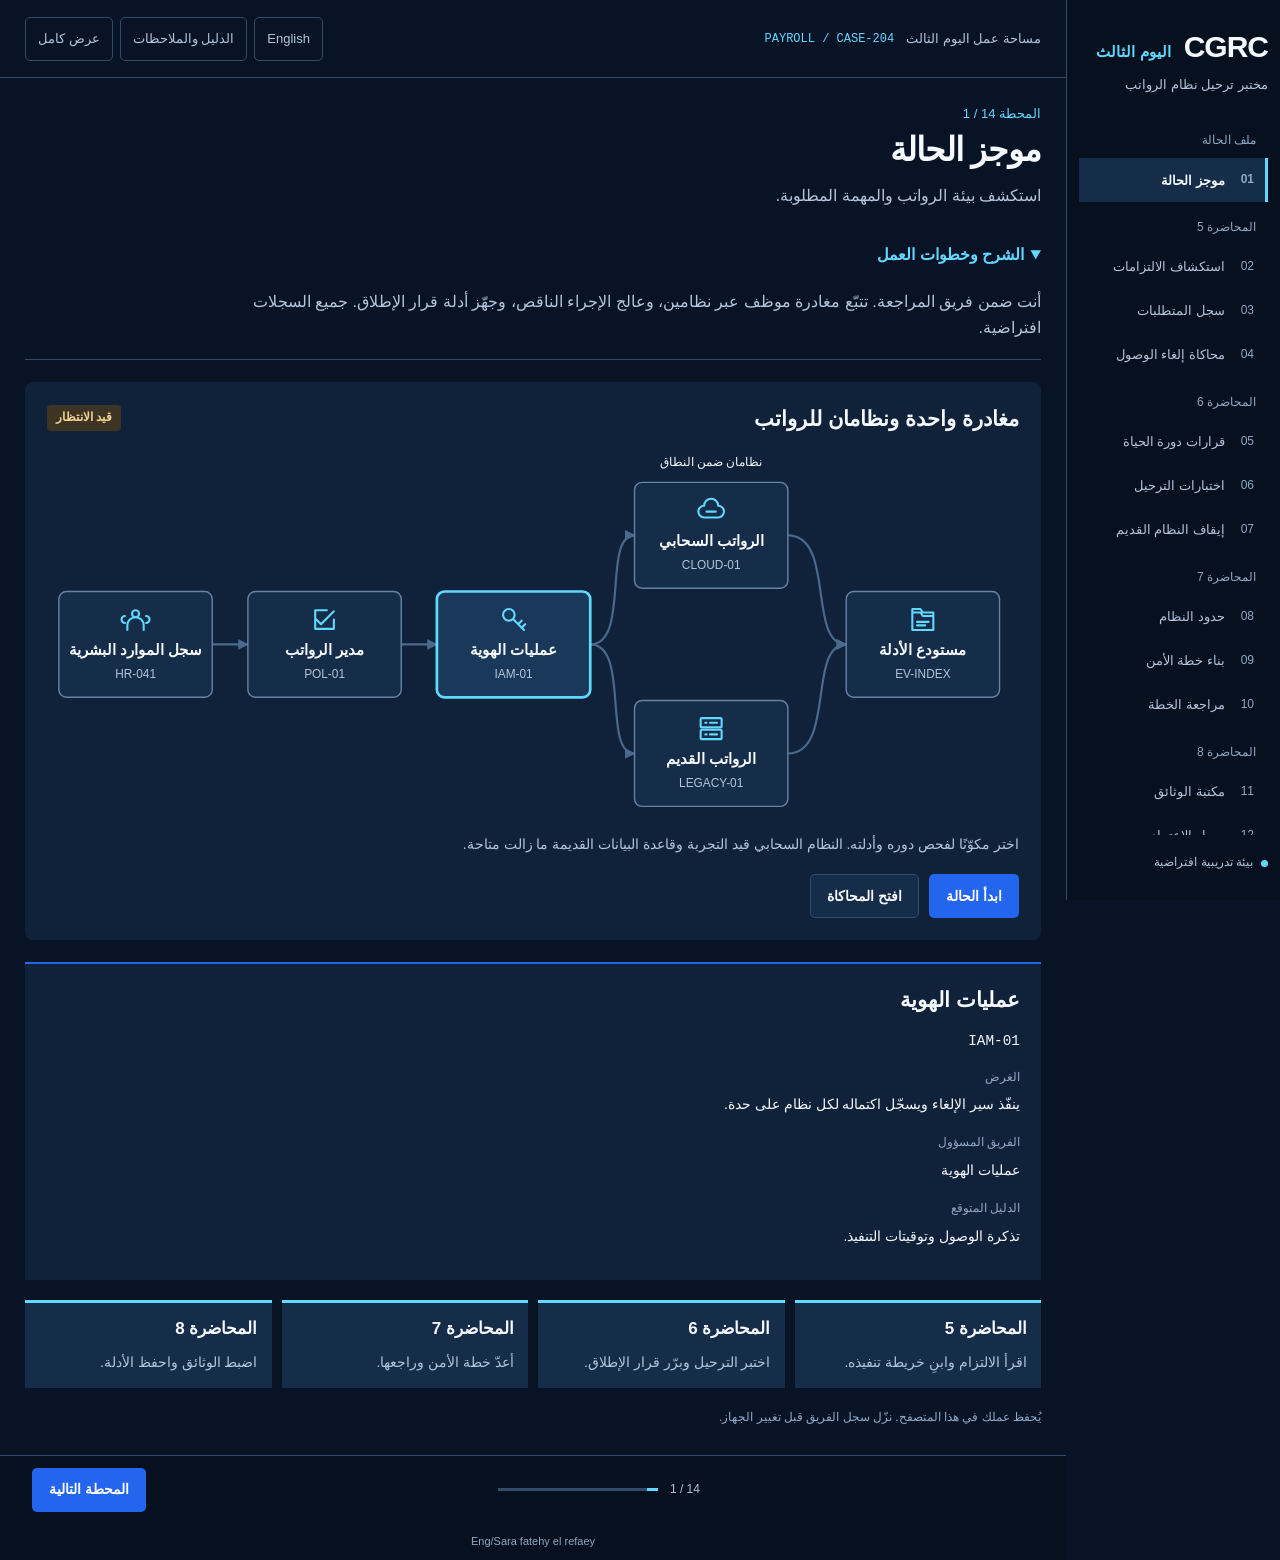
<file: index.html>
<!doctype html>
<html lang="ar" dir="rtl">
<head>
<meta charset="utf-8">
<meta name="viewport" content="width=device-width, initial-scale=1">
<meta name="theme-color" content="#081426">
<meta name="description" content="Interactive bilingual CGRC Day 3 lab. Compliance, system lifecycle, security plans and controlled documentation through a fictional payroll migration.">
<title>CGRC Day 3 · Payroll Migration Lab</title>
<link rel="stylesheet" href="./styles.css">
</head>
<body>
<a class="skip" id="skip" href="#main">انتقل إلى مساحة العمل</a>
<div class="app">
  <aside class="sidebar" aria-label="Lab navigation">
    <a href="#/1" class="brand"><strong>CGRC</strong><span id="brand-day">اليوم الثالث</span></a>
    <p id="brand-sub">مختبر ترحيل نظام الرواتب</p>
    <nav id="navigation"></nav>
    <div class="sidebar-bottom"><span class="signal"></span><span id="simulation-label">بيئة تدريبية افتراضية</span></div>
  </aside>
  <div class="main">
    <header class="topbar">
      <div class="breadcrumb"><span id="module-label"></span><strong>PAYROLL / CASE-204</strong></div>
      <div class="top-actions">
        <button id="language" class="quiet" type="button" lang="en">English</button>
        <button id="notes-button" class="quiet" type="button"></button>
        <button id="fullscreen" class="quiet" type="button"></button>
      </div>
    </header>
    <div class="mobile-nav"><label for="jump" id="jump-label"></label><select id="jump"></select></div>
    <main id="main" tabindex="-1">
      <div class="screen-heading"><div><p id="position" class="overline"></p><h1 id="title"></h1><p id="lead" class="lead"></p></div><div id="case-status" class="status-summary"></div></div>
      <div id="screen"></div>
      <div id="save-state" class="save-state" role="status"></div>
    </main>
    <footer class="bottom">
      <a id="previous" class="button secondary"></a>
      <div class="bottom-center"><span id="page-count"></span><span class="progress-track"><span id="progress"></span></span></div>
      <a id="next" class="button primary"></a>
    </footer>
    <div class="credit"><bdi>Eng/Sara fatehy el refaey</bdi></div>
  </div>
</div>
<dialog id="notes-dialog" aria-labelledby="notes-title">
  <form method="dialog" class="dialog-head"><h2 id="notes-title"></h2><button class="quiet" id="close-notes"></button></form>
  <div id="instructor-notes"></div>
  <label class="check-label" for="reduce-motion"><input type="checkbox" id="reduce-motion"><span id="motion-label"></span></label>
  <label for="team-note" id="note-label"></label><textarea id="team-note" maxlength="2000" rows="5"></textarea>
  <p id="note-help" class="muted"></p>
</dialog>
<dialog id="reset-dialog" aria-labelledby="reset-title" aria-describedby="reset-description"><h2 id="reset-title"></h2><p id="reset-description"></p><div class="actions"><button id="cancel-reset" class="button secondary"></button><button id="confirm-reset" class="button danger"></button></div></dialog>
<div id="announcement" class="toast" role="status" aria-live="polite"></div>
<noscript><p class="no-script">This lab requires JavaScript for its scenario engine, workbenches and audit export.</p></noscript>
<script type="module" src="./app.mjs"></script>
</body>
</html>
</file>
<file: styles.css>
:root {
  color-scheme:dark;
  --bg:#081426;--sidebar:#06101f;--surface:#10223a;--surface2:#152d49;
  --paper:#edf4ff;--muted:#b3c4db;--dim:#90a8c5;--line:#324d6b;
  --blue:#2465ee;--blue-hover:#2969ea;--cyan:#62d7ff;--ink:#f6f9ff;
  --green:#80e4b3;--red:#ffaaa8;--amber:#f2d491;
  --success-bg:#143b32;--fail-bg:#48272d;--wait-bg:#3d3424;
  --radius:8px;--fast:160ms;--enter:280ms;
  font-family:"Segoe UI","Segoe UI Arabic",Tahoma,Arial,sans-serif;font-size:16px;line-height:1.65;
}
*{box-sizing:border-box}body{margin:0;background:var(--bg);color:var(--ink)}a{color:var(--cyan)}
button,input,select,textarea{font:inherit;color:inherit}button,a,input,select,textarea{touch-action:manipulation}
button{cursor:pointer;transition:background var(--fast),border-color var(--fast),color var(--fast)}
button:disabled{cursor:not-allowed;opacity:.5}:focus-visible{outline:3px solid var(--cyan);outline-offset:4px}[hidden]{display:none!important}
.skip{position:fixed;top:-100px;inset-inline-start:20px;z-index:100;background:var(--paper);color:var(--bg);padding:12px}.skip:focus{top:10px}
.app{display:grid;grid-template-columns:248px minmax(0,1fr);min-height:100vh}
.sidebar{background:var(--sidebar);padding:27px 18px;position:sticky;top:0;align-self:start;height:100dvh;display:flex;flex-direction:column;border-inline-end:1px solid var(--line)}
.brand{display:flex;align-items:baseline;gap:13px;text-decoration:none;color:var(--ink);line-height:1.3}.brand strong{font-size:30px;letter-spacing:-1px}.brand span{font-size:15px;color:var(--cyan);font-weight:650}
.sidebar>p{color:var(--muted);font-size:13px;margin:8px 0 20px}.sidebar nav{overflow:auto;min-height:0;flex:1}
.nav-group{font-size:12px;color:var(--dim);margin:16px 12px 7px}
.nav-link{display:flex;gap:10px;align-items:center;min-height:44px;padding:7px 11px;color:var(--muted);font-size:14px;text-decoration:none;border-inline-start:3px solid transparent}
.nav-link:hover{background:var(--surface)}.nav-link[aria-current]{background:var(--surface2);border-color:var(--cyan);color:var(--ink);font-weight:650}
.nav-n{font-size:12px;color:var(--dim);font-variant-numeric:tabular-nums;min-width:19px}
.sidebar-bottom{display:flex;gap:8px;align-items:center;color:var(--muted);font-size:12px;padding-top:18px}.signal{height:7px;width:7px;border-radius:50%;background:var(--cyan)}
.main{min-width:0}.topbar{min-height:78px;display:flex;justify-content:space-between;gap:15px;align-items:center;border-bottom:1px solid var(--line);padding:14px 32px}
.breadcrumb{display:flex;gap:12px;flex-wrap:wrap;align-items:center;font-size:13px;color:var(--muted)}.breadcrumb strong{font:12px/1.5 Consolas,monospace;direction:ltr;color:var(--cyan)}
.top-actions{display:flex;align-items:center;gap:7px;flex-wrap:wrap}.quiet{border:1px solid var(--line);background:transparent;border-radius:5px;min-height:44px;padding:6px 12px;color:var(--muted)}.quiet:hover{background:var(--surface2);color:var(--ink)}
main{padding:28px 32px 24px;max-width:1600px;margin:auto}.screen-heading{display:flex;justify-content:space-between;align-items:start;gap:24px;margin-bottom:23px}.screen-heading>div:first-child{min-width:0;flex:1}
.overline{font-size:13px;color:var(--cyan);margin:0 0 6px}h1{font-size:clamp(28px,2.6vw,40px);line-height:1.2;letter-spacing:-.025em;margin:0 0 13px;font-weight:700}h2{font-size:21px;line-height:1.4;margin:0 0 12px}h3{font-size:17px;line-height:1.45;margin:0 0 9px}p{margin:0 0 14px}
.lead{color:var(--muted);max-width:74ch;margin-bottom:0}.status-summary{text-align:end;min-width:130px;font-size:13px;padding-top:21px}.status-summary strong{display:block;font-size:17px;color:var(--amber)}.status-summary.ready strong{color:var(--green)}
.workspace{display:grid;grid-template-columns:minmax(0,1fr) 280px;gap:22px;align-items:start}.workspace.wide-inspector{grid-template-columns:minmax(0,1fr) 330px}
.panel{background:var(--surface);padding:22px;border-radius:var(--radius);min-width:0}.panel+.panel{margin-top:18px}
.panel-head{display:flex;gap:12px;align-items:center;justify-content:space-between;margin-bottom:17px;flex-wrap:wrap}.panel-head h2,.panel-head h3{margin:0}
.muted{color:var(--muted)}.dim{color:var(--dim)}.small{font-size:14px}.mono{font-family:Consolas,monospace;direction:ltr;unicode-bidi:isolate;font-size:.9em}
.line{border-top:1px solid var(--line);margin:17px 0}
.explanation{border-bottom:1px solid var(--line);margin-bottom:22px;padding-bottom:14px;color:var(--muted)}.explanation summary{cursor:pointer;color:var(--cyan);font-weight:600;min-height:44px;align-content:center}.explanation p{max-width:94ch;margin:12px 0 3px}.explanation .outcome{color:var(--ink);font-size:14px}
.actions{display:flex;gap:10px;flex-wrap:wrap;align-items:center;margin-top:18px}
.button{border:1px solid transparent;border-radius:5px;min-height:44px;padding:8px 16px;font-weight:600;font-size:14px;text-decoration:none;display:inline-flex;align-items:center;justify-content:center;gap:7px;line-height:1.5;text-align:center}
.primary{background:var(--blue);color:#fff}.primary:hover{background:var(--blue-hover)}.secondary{background:var(--surface2);border-color:var(--line);color:var(--ink)}.secondary:hover{border-color:var(--cyan)}.danger{background:var(--fail-bg);color:var(--red);border-color:var(--red)}.success{background:var(--success-bg);color:var(--green);border-color:#3a836d}
.button svg,.quiet svg{width:19px;height:19px;flex-shrink:0;fill:none;stroke:currentColor;stroke-width:1.7;stroke-linecap:round;stroke-linejoin:round}
.form-grid{display:grid;grid-template-columns:repeat(2,minmax(0,1fr));gap:17px 20px}label.field{display:flex;flex-direction:column;gap:6px;font-size:14px;font-weight:600}label.field small{font-weight:400;color:var(--muted)}
input[type=text],select,textarea{background:var(--bg);border:1px solid #58708c;border-radius:4px;min-height:44px;padding:9px 11px;width:100%;font-size:16px}textarea{resize:vertical;min-height:90px;line-height:1.65}input[type=checkbox]{width:18px;height:18px;accent-color:var(--blue);flex-shrink:0}
.check-label{display:flex;gap:11px;align-items:center;min-height:44px;padding:7px 0}
.feedback{margin-top:15px;padding:12px 15px;background:var(--surface2);border-inline-start:3px solid var(--cyan)}.feedback.error{border-color:var(--red);color:var(--red)}.feedback.good{border-color:var(--green);color:var(--green)}
.status{display:inline-flex;gap:6px;align-items:center;font-size:12px;font-weight:650;padding:3px 9px;border-radius:4px;background:var(--surface2);color:var(--muted);white-space:nowrap}.status.pass{background:var(--success-bg);color:var(--green)}.status.fail{background:var(--fail-bg);color:var(--red)}.status.pending{background:var(--wait-bg);color:var(--amber)}
.table-wrap{overflow:auto;max-width:100%}.table-wrap table{min-width:550px}table{border-collapse:collapse;width:100%;font-size:14px;text-align:start}th{color:var(--muted);font-size:12px;font-weight:600;white-space:nowrap;text-align:start;background:var(--bg)}th,td{padding:13px 12px;border-bottom:1px solid var(--line);vertical-align:top}td strong{display:block;color:var(--ink);font-weight:600}.selectable{cursor:pointer}.selectable:hover,.selectable.selected{background:var(--surface2)}
.inspector{border-inline-start:2px solid var(--blue);background:var(--surface);padding:21px}.inspector dl,.record-fields{display:grid;grid-template-columns:1fr;gap:6px;margin:14px 0 0}dt{color:var(--dim);font-size:12px}dd{margin:0 0 11px;font-size:14px}
.system-map{display:block;width:100%;height:auto;min-width:0}.system-map text{font-family:"Segoe UI",Tahoma,Arial,sans-serif;fill:var(--ink)}.map-node{cursor:pointer;outline:none}.map-node .box{fill:var(--surface2);stroke:#6682a5;stroke-width:1.3;transition:fill var(--fast),stroke var(--fast)}
.map-node:hover .box,.map-node:focus-visible .box,.map-node.selected .box{stroke:var(--cyan);stroke-width:2.5;fill:#1a395a}.map-node.visited .box{stroke:var(--green);stroke-width:2}.map-node.failed .box{stroke:var(--red);fill:var(--fail-bg);stroke-width:2}.map-node.active .box{stroke:var(--cyan);stroke-width:3}.map-node .node-state{font-size:11px;fill:var(--muted)}
.route{stroke:#496a8c;stroke-width:2;fill:none}.packet{fill:var(--cyan);stroke:var(--bg);stroke-width:2}.map-icon{fill:none;stroke:var(--cyan);stroke-width:1.8;stroke-linecap:round;stroke-linejoin:round}.mobile-flow{display:none}
.sim-toolbar{display:flex;gap:8px;flex-wrap:wrap;align-items:center;border-bottom:1px solid var(--line);padding-bottom:16px;margin-bottom:10px}.sim-toolbar .speed{margin-inline-start:auto;display:flex;gap:8px;align-items:center;font-size:13px}.sim-toolbar select{width:80px;font-size:13px;min-height:44px}
.scenario-config{display:flex;gap:20px;flex-wrap:wrap;margin-bottom:12px}.sim-detail{background:var(--bg);padding:17px;border-inline-start:3px solid var(--cyan);min-height:123px;margin-top:14px}.sim-detail p{margin:7px 0 0}.event-number{color:var(--cyan);font-size:13px}
.sim-workspace{display:grid;grid-template-columns:minmax(0,1fr) 286px;gap:18px;align-items:start}.sim-reader .sim-detail{margin:0 0 15px;font-size:14px}.sim-reader .log{max-height:212px}.sim-reader h3{margin-bottom:7px}.sim-workspace>div{min-width:0}
.log{background:var(--bg);padding:14px;max-height:245px;overflow:auto;font-family:Consolas,monospace;font-size:12px;line-height:1.9;direction:ltr;text-align:left}.log-row{border-bottom:1px solid #263a52;padding:7px 0;color:var(--muted)}.log-row .pass{color:var(--green)}.log-row .fail{color:var(--red)}
.list-select{display:flex;flex-direction:column;gap:7px}.list-select button{text-align:start;background:transparent;border:1px solid var(--line);border-radius:4px;padding:13px 14px;min-height:64px}.list-select button strong,.list-select button small{display:block}.list-select button small{color:var(--muted);font-size:12px;margin-top:3px}.list-select button[aria-pressed=true]{background:var(--surface2);border-color:var(--cyan)}
.document{background:var(--paper);color:var(--bg);padding:25px;border-radius:3px}.document p{line-height:1.8}.doc-meta{font-size:12px;color:#3e5168;border-bottom:1px solid #a8b7c6;padding-bottom:12px;margin-bottom:17px}.document .status{color:var(--bg);background:#cfdded}.comparison{display:grid;grid-template-columns:1fr 1fr;gap:18px}.comparison .document{height:100%}.change{background:#f5e4ba;padding:3px}
.checklist{list-style:none;margin:0;padding:0}.checklist li{display:flex;gap:12px;align-items:start;padding:13px 0;border-bottom:1px solid var(--line)}.check-icon{min-width:26px;font-weight:700;color:var(--amber)}.checklist .done .check-icon{color:var(--green)}.checklist .label{font-size:14px;flex:1}.checklist a{font-size:12px}
.stage-tabs{display:grid;grid-template-columns:repeat(5,1fr);gap:8px;margin-bottom:20px}.stage-tabs button{background:var(--surface2);border:1px solid var(--line);border-radius:4px;min-height:66px;padding:10px 8px}.stage-tabs button.active{border-color:var(--cyan);color:var(--cyan)}.stage-tabs button small{display:block;font-size:11px;color:var(--dim)}
.workflow{display:flex;gap:8px;margin:22px 0;align-items:stretch}.workflow-step{flex:1;background:var(--surface2);border-bottom:3px solid var(--line);padding:15px 9px;text-align:center;font-size:14px;transition:border-color var(--enter),background var(--enter)}.workflow-step.done{border-color:var(--green);color:var(--green)}.workflow-step.current{border-color:var(--cyan);color:var(--cyan)}
.document-track{position:relative;height:40px;margin-top:19px}.document-track::before{content:"";position:absolute;inset:19px 12.5% auto;height:2px;background:var(--line)}.document-track span{position:absolute;top:2px;transform:translateX(-50%);width:36px;height:36px;display:grid;place-items:center;background:var(--blue);border-radius:5px;color:white}.document-track svg{fill:none;stroke:currentColor;stroke-width:1.7;stroke-linecap:round;stroke-linejoin:round}.doc-workflow{margin-top:4px}
.workflow-step.blocked{border-color:var(--red);color:var(--red)}
.map-node.excluded .box{stroke-dasharray:5 4}.mobile-node.excluded{border-style:dashed}
.test-result{padding:20px 0;border-bottom:1px solid var(--line);display:grid;grid-template-columns:1fr auto;gap:16px}.test-result p{font-size:14px;color:var(--muted);margin:7px 0}.test-counts{display:flex;gap:22px;flex-wrap:wrap;margin:20px 0}.test-counts div{border-inline-start:2px solid var(--line);padding-inline-start:16px;min-width:115px}.test-counts strong{font-size:32px;display:block;font-variant-numeric:tabular-nums;line-height:1.25}.test-counts span{font-size:13px;color:var(--muted)}
.evidence-card{padding:16px 0;border-bottom:1px solid var(--line)}.evidence-card label{font-weight:600;display:flex;gap:10px;align-items:center;min-height:44px}.evidence-card p{font-size:14px;color:var(--muted);margin:6px 0}.trace{display:flex;gap:10px;align-items:stretch;flex-wrap:wrap;margin:20px 0}.trace-item{padding:14px;flex:1;min-width:160px;background:var(--surface2);border-top:3px solid var(--cyan)}.trace-item p{font-size:14px;margin:7px 0 0;color:var(--muted)}
.summary-doc{font-size:15px;line-height:1.9}.summary-doc h3{margin-top:20px}.summary-doc ul{padding-inline-start:24px}
.save-state{font-size:12px;color:var(--dim);min-height:22px;margin:17px 0 0}.bottom{display:flex;align-items:center;justify-content:space-between;gap:18px;border-top:1px solid var(--line);padding:12px 32px;background:var(--sidebar)}.bottom-center{display:flex;gap:12px;align-items:center;flex:1;justify-content:center;font-size:12px;color:var(--muted)}.progress-track{display:block;max-width:160px;flex:1;height:3px;background:var(--line)}.progress-track span{display:block;height:100%;background:var(--cyan);transition:width var(--enter)}.credit{font-size:11px;color:var(--dim);text-align:center;padding:8px 15px 10px;background:var(--sidebar)}.mobile-nav{display:none}
.toast{position:fixed;bottom:25px;left:50%;transform:translate(-50%,12px);opacity:0;pointer-events:none;background:var(--paper);color:var(--bg);padding:12px 20px;max-width:min(90vw,600px);border-radius:5px;z-index:90;transition:opacity var(--fast),transform var(--fast)}.toast.visible{opacity:1;transform:translate(-50%,0)}
dialog{border:1px solid var(--line);background:var(--surface);color:var(--ink);border-radius:8px;padding:25px;max-width:680px;width:calc(100% - 32px);max-height:85dvh;overflow:auto}dialog::backdrop{background:rgba(0,8,20,.8)}.dialog-head{display:flex;justify-content:space-between;gap:18px;align-items:center;margin-bottom:18px}.dialog-head h2{margin:0}dialog textarea{margin-top:9px}#instructor-notes{margin-bottom:22px;color:var(--muted)}
.screen-in{animation:arrive var(--enter) ease-out}@keyframes arrive{from{opacity:.85;transform:translateY(7px)}to{opacity:1;transform:none}}.no-script{position:fixed;inset:20px;background:var(--bg);z-index:99;padding:30px}
@media(min-width:1700px){main{padding:35px 48px}.sidebar{padding-top:31px}}
@media(max-width:1330px){.app{grid-template-columns:214px minmax(0,1fr)}.workspace,.workspace.wide-inspector{grid-template-columns:1fr}.inspector{border-inline-start:0;border-top:2px solid var(--blue)}main{padding:25px}.topbar{padding:13px 25px}.status-summary{display:none}.nav-link{font-size:13px}.sidebar{padding-inline:12px}.top-actions .quiet{font-size:13px}}
@media(max-width:940px){.app{display:block}.sidebar{display:none}.mobile-nav{display:flex;align-items:center;gap:10px;padding:12px 25px;border-bottom:1px solid var(--line)}.mobile-nav label{font-size:13px;flex-shrink:0}.mobile-nav select{font-size:14px}}
@media(max-width:1290px){.sim-workspace{grid-template-columns:1fr}.sim-reader{display:grid;grid-template-columns:minmax(0,1fr) minmax(0,1fr);gap:8px 15px}.sim-reader .sim-detail{grid-row:span 2;margin:0}.sim-reader h3{margin:0}}
@media(max-width:780px){.app{display:block}.sidebar{display:none}.topbar{padding:13px 18px;gap:10px;flex-wrap:wrap}.top-actions{gap:7px}.mobile-nav{display:flex;align-items:center;gap:10px;padding:12px 18px;border-bottom:1px solid var(--line)}.mobile-nav label{font-size:13px;flex-shrink:0}.mobile-nav select{font-size:14px}.screen-heading{margin-bottom:18px}.screen-heading h1{font-size:30px}.overline{font-size:12px}main{padding:23px 18px 17px}.lead{font-size:15px}.panel{padding:18px}.form-grid,.comparison{grid-template-columns:1fr}.stage-tabs{grid-template-columns:repeat(3,1fr)}.bottom{padding:12px 18px;gap:9px}.bottom-center{min-width:40px}.progress-track{display:none}.button{font-size:14px;padding-inline:13px}.workflow{flex-wrap:wrap}.workflow-step{min-width:100px}}
@media(max-width:650px){.system-map{display:none}.mobile-flow{display:grid;gap:8px}.mobile-node{border:1px solid var(--line);background:var(--surface2);text-align:start;padding:12px 15px;display:flex;align-items:center;justify-content:space-between;gap:12px;border-radius:4px;min-height:56px}.mobile-node.active,.mobile-node.selected{border-color:var(--cyan)}.mobile-node.visited{border-color:var(--green)}.mobile-node.failed{border-color:var(--red)}.mobile-node span{font-size:12px;color:var(--muted)}.sim-toolbar .speed{margin-inline-start:0}.scenario-config{gap:4px}.stage-tabs{grid-template-columns:repeat(2,1fr)}.panel{padding:16px}.breadcrumb{font-size:12px}.test-counts{gap:15px}.top-actions{width:100%}.top-actions .quiet{flex:1;padding-inline:8px}.trace-item{min-width:100%}.test-result{grid-template-columns:1fr}.test-result .actions{margin-top:0}}
@media(max-width:650px){.sim-reader{display:block}.sim-reader .sim-detail{margin-bottom:15px}.sim-reader h3{margin-bottom:7px}.doc-workflow{display:grid;grid-template-columns:repeat(4,minmax(0,1fr));gap:4px}.doc-workflow .workflow-step{font-size:12px;padding:10px 3px;min-width:0;overflow-wrap:anywhere}}
@media(prefers-reduced-motion:reduce){*,*::before,*::after{animation:none!important;transition:none!important;scroll-behavior:auto!important}}
html[data-reduced-motion] *,html[data-reduced-motion] *::before,html[data-reduced-motion] *::after{animation:none!important;transition:none!important;scroll-behavior:auto!important}
@media print{.sidebar,.topbar,.bottom,.credit,.mobile-nav,.actions,.sim-toolbar,.save-state,.explanation{display:none}.app{display:block}body,main,.panel{background:white;color:black}.panel{border:1px solid #999}.muted,.dim{color:#444}.document{background:white}.screen-heading h1{color:black}}
</file>
